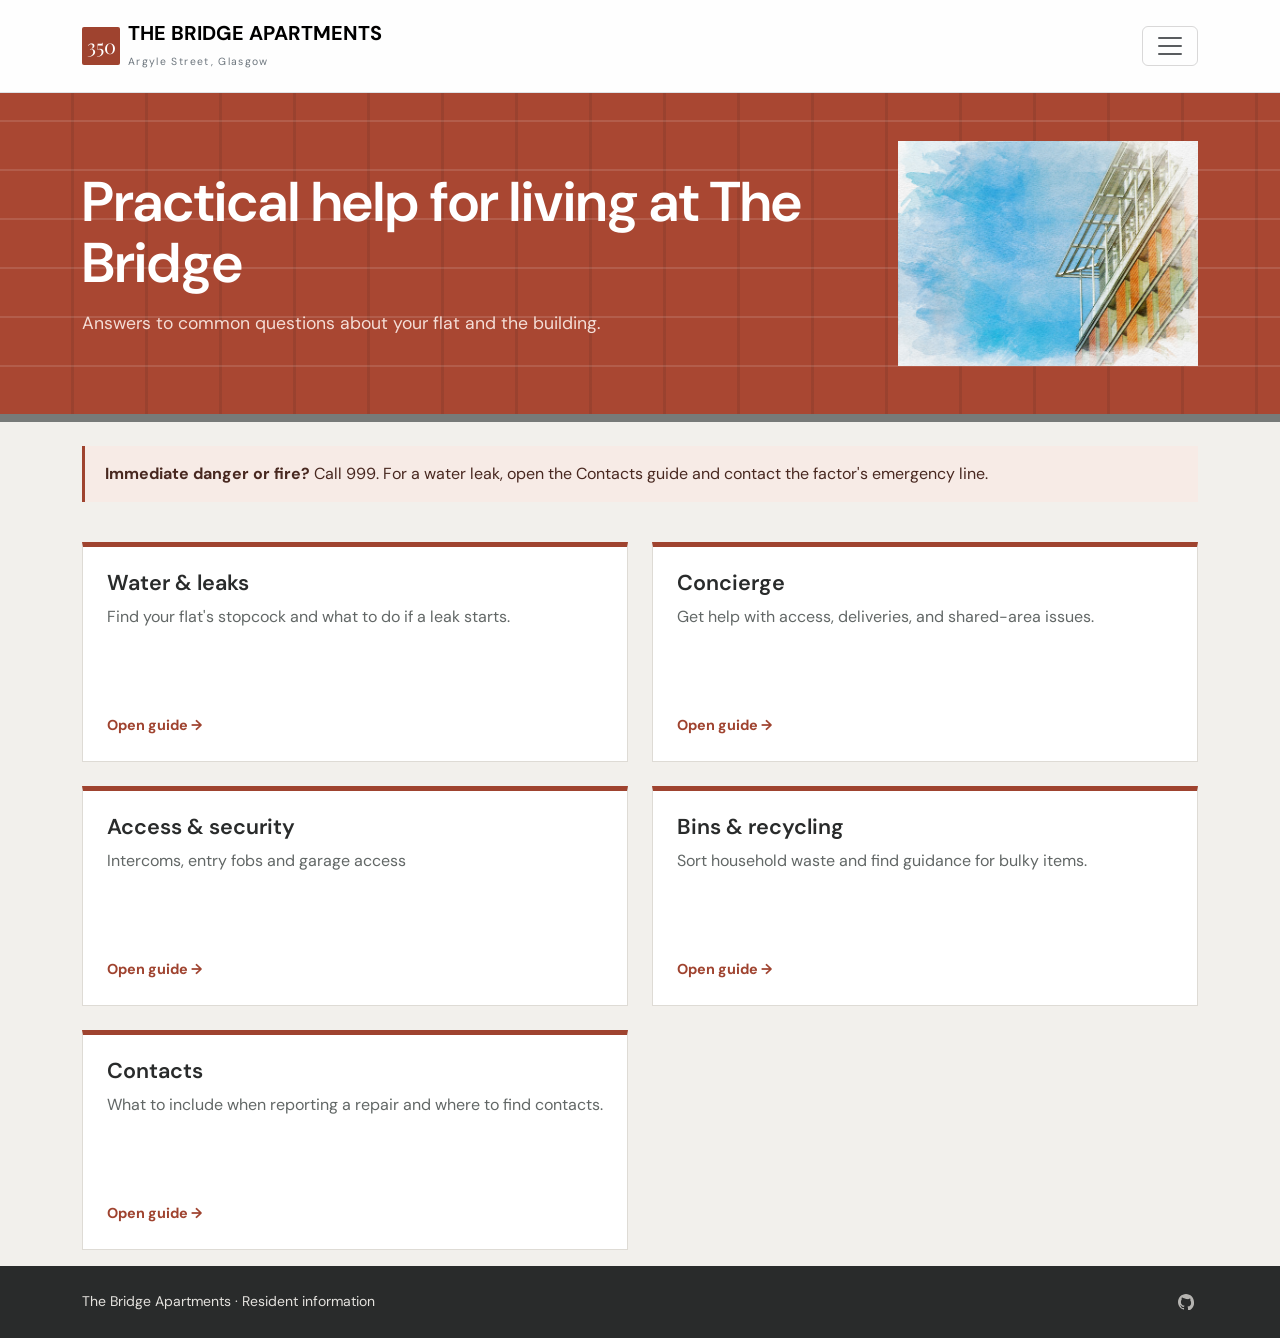
<file: index.html>
<!doctype html>
<html lang="en">
<head>
	<meta charset="utf-8">
	<meta name="viewport" content="width=device-width, initial-scale=1">
	<meta name="theme-color" content="#f2f0ec">
	<link rel="icon" type="image/svg+xml" href="assets/favicon.svg">
	<title>The Bridge Apartments | Resident Information</title>
	<link href="https://cdn.jsdelivr.net/npm/bootstrap@5.3.3/dist/css/bootstrap.min.css"
		rel="stylesheet">
	<link rel="preconnect" href="https://fonts.googleapis.com">
	<link rel="preconnect" href="https://fonts.gstatic.com" crossorigin>
	<link
		href="https://fonts.googleapis.com/css2?family=DM+Sans:wght@400;500;600;700&display=swap"
		rel="stylesheet">
	<link
		href="https://fonts.googleapis.com/css2?family=Playfair+Display:wght@500;600;700&display=swap"
		rel="stylesheet">
	<link href="styles.css" rel="stylesheet">
</head>
<body>
	<nav class="navbar sticky-top border-bottom">
		<div class="container py-2">
			<a class="navbar-brand d-flex align-items-center gap-2"
				href="index.html" aria-label="Practical help for living at The Bridge">
				<span class="brand-mark">350</span>
				<span class="lh-sm">
					<strong class="d-block">THE BRIDGE APARTMENTS</strong>
					<small class="brand-location text-secondary">
						Argyle Street, Glasgow
					</small>
				</span>
			</a>
			<button class="navbar-toggler" type="button" data-bs-toggle="collapse"
				data-bs-target="#mainNav" aria-controls="mainNav" aria-expanded="false"
				aria-label="Toggle navigation">
				<span class="navbar-toggler-icon"></span>
			</button>
			<div class="collapse navbar-collapse" id="mainNav">
				<ul class="navbar-nav ms-auto gap-lg-3">
					<li class="nav-item">
						<a class="nav-link" href="water.html">Water & leaks</a>
					</li>
					<li class="nav-item">
						<a class="nav-link" href="concierge.html">Concierge</a>
					</li>
					<li class="nav-item">
						<a class="nav-link" href="access.html">Access & security</a>
					</li>
					<li class="nav-item">
						<a class="nav-link" href="waste.html">Bins & recycling</a>
					</li>
					<li class="nav-item">
						<a class="nav-link" href="contacts.html">Contacts</a>
					</li>
				</ul>
			</div>
		</div>
	</nav>

	<main id="home">
		<header class="resident-header">
			<div class="container py-5">
				<div class="resident-header-inner">
					<div class="resident-copy">
						<h1 class="page-title mb-3">Practical help for living at The Bridge</h1>
						<p class="page-intro mb-0">
							Answers to common questions about your flat and the building.
						</p>
					</div>
					<figure class="facade-sketch">
						<img class="facade-watercolor" src="assets/watercolor.jpg"
							alt="Watercolor illustration of The Bridge's red-tiled apartment facade in Glasgow.">
					</figure>
				</div>
			</div>
		</header>

		<div class="container">
			<section class="urgent-note my-4" aria-label="Emergency guidance">
				<strong>Immediate danger or fire?</strong>
				Call 999. For a water leak, open the Contacts guide and contact the factor's
				emergency line.
			</section>

			<section class="topic-directory py-3" aria-label="Resident help topics">
				<div class="row g-3 g-lg-4">
					<div class="col-md-6">
						<a class="topic-panel" href="water.html"
							aria-label="Water & leaks">
							<h2>Water & leaks</h2>
							<p>
								Find your flat's stopcock and what to do if a leak starts.
							</p>
							<span class="topic-action">
								Open guide <span aria-hidden="true">→</span>
							</span>
						</a>
					</div>
					<div class="col-md-6">
						<a class="topic-panel" href="concierge.html"
							aria-label="Concierge">
							<h2>Concierge</h2>
							<p>
								Get help with access, deliveries, and shared-area issues.
							</p>
							<span class="topic-action">
								Open guide <span aria-hidden="true">→</span>
							</span>
						</a>
					</div>
					<div class="col-md-6">
						<a class="topic-panel" href="access.html"
							aria-label="Access & security">
							<h2>Access & security</h2>
							<p>Intercoms, entry fobs and garage access</p>
							<span class="topic-action">
								Open guide <span aria-hidden="true">→</span>
							</span>
						</a>
					</div>
					<div class="col-md-6">
						<a class="topic-panel" href="waste.html"
							aria-label="Bins & recycling">
							<h2>Bins & recycling</h2>
							<p>
								Sort household waste and find guidance for bulky items.
							</p>
							<span class="topic-action">
								Open guide <span aria-hidden="true">→</span>
							</span>
						</a>
					</div>
					<div class="col-md-6">
						<a class="topic-panel" href="contacts.html"
							aria-label="Contacts">
							<h2>Contacts</h2>
							<p>
								What to include when reporting a repair and where to find contacts.
							</p>
							<span class="topic-action">
								Open guide <span aria-hidden="true">→</span>
							</span>
						</a>
					</div>
				</div>
			</section>
		</div>
	</main>
	<footer class="site-footer py-4">
		<div class="container small d-flex justify-content-between align-items-center gap-3">
			<span>The Bridge Apartments · Resident information</span>
			<a class="github-badge" href="https://github.com/aahendry/bridge-info" target="_blank" rel="noopener noreferrer" aria-label="View project on GitHub">
				<svg aria-hidden="true" viewBox="0 0 16 16" width="16" height="16" fill="currentColor">
					<path d="M8 0C3.58 0 0 3.58 0 8c0 3.54 2.29 6.53 5.47 7.59.4.07.55-.17.55-.38v-1.33c-2.23.49-2.7-.95-2.7-.95-.36-.92-.89-1.17-.89-1.17-.73-.5.06-.49.06-.49.8.06 1.22.82 1.22.82.72 1.22 1.88.87 2.34.66.07-.52.28-.87.51-1.07-1.78-.2-3.64-.89-3.64-3.96 0-.87.31-1.59.82-2.15-.08-.2-.36-1.02.08-2.12 0 0 .67-.21 2.2.82A7.65 7.65 0 0 1 8 4.99c.68 0 1.36.09 2 .27 1.53-1.03 2.2-.82 2.2-.82.44 1.1.16 1.92.08 2.12.51.56.82 1.28.82 2.15 0 3.08-1.87 3.75-3.65 3.95.29.25.54.73.54 1.48v2.2c0 .21.15.46.55.38A8.01 8.01 0 0 0 16 8c0-4.42-3.58-8-8-8Z" />
				</svg>
			</a>
		</div>
	</footer>
	<script
		src="https://cdn.jsdelivr.net/npm/bootstrap@5.3.3/dist/js/bootstrap.bundle.min.js">
	</script>
</body>
</html>
</file>
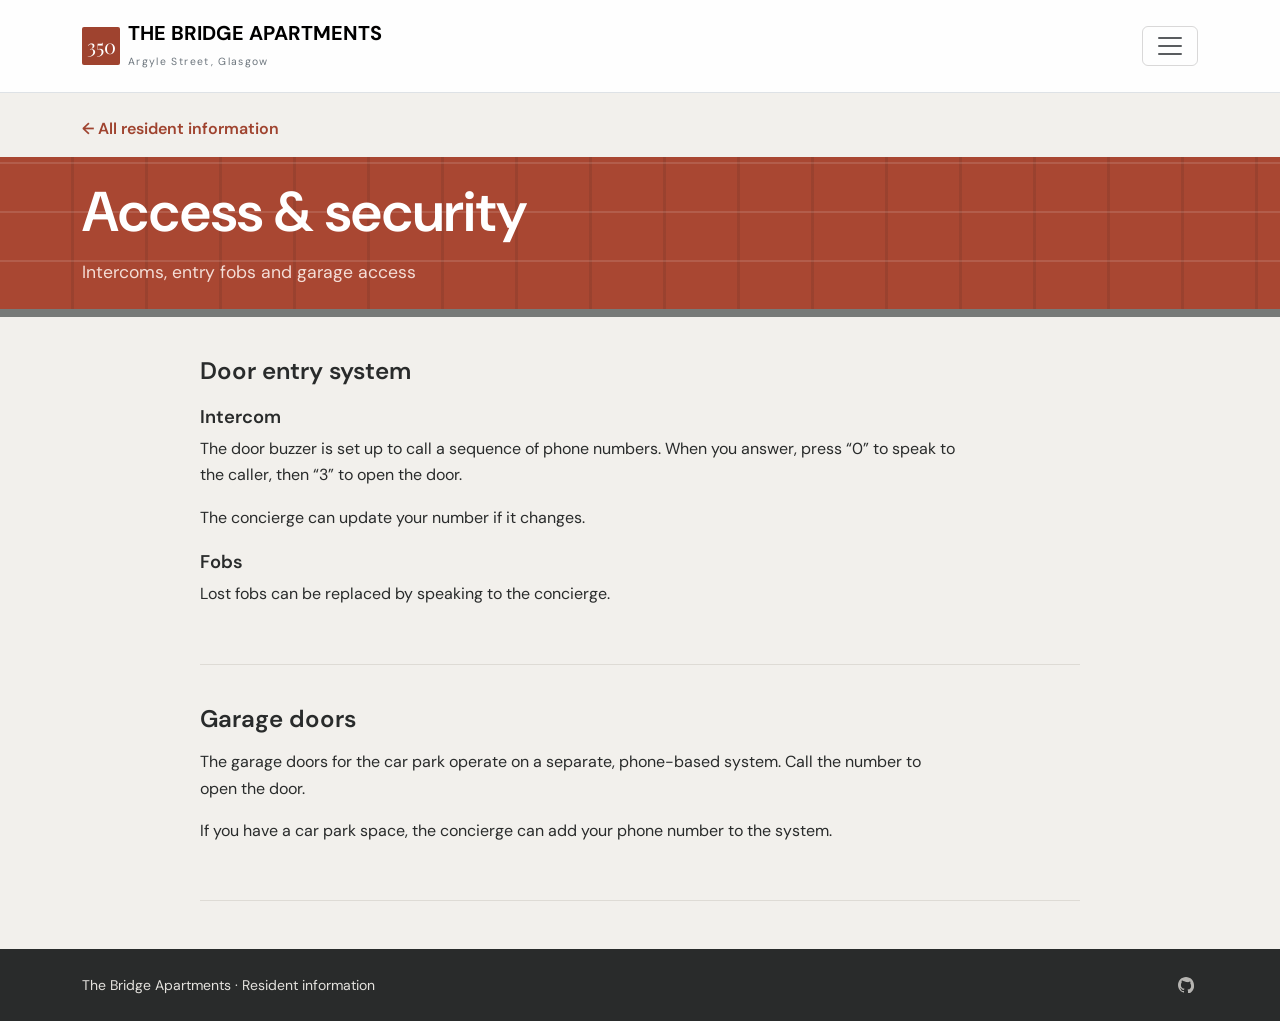
<file: access.html>
<!doctype html>
<html lang="en">

<head>
    <meta charset="utf-8">
    <meta name="viewport" content="width=device-width, initial-scale=1">
    <meta name="theme-color" content="#f2f0ec">
    <link rel="icon" type="image/svg+xml" href="assets/favicon.svg">
    <title>The Bridge Apartments | Access & security</title>
    <link href="https://cdn.jsdelivr.net/npm/bootstrap@5.3.3/dist/css/bootstrap.min.css" rel="stylesheet">
    <link rel="preconnect" href="https://fonts.googleapis.com">
    <link rel="preconnect" href="https://fonts.gstatic.com" crossorigin>
    <link href="https://fonts.googleapis.com/css2?family=DM+Sans:wght@400;500;600;700&display=swap" rel="stylesheet">
    <link href="https://fonts.googleapis.com/css2?family=Playfair+Display:wght@500;600;700&display=swap"
        rel="stylesheet">
    <link href="styles.css" rel="stylesheet">
</head>

<body>
    <nav class="navbar sticky-top border-bottom">
        <div class="container py-2">
            <a class="navbar-brand d-flex align-items-center gap-2" href="index.html"
                aria-label="Practical help for life at The Bridge">
                <span class="brand-mark">350</span>
                <span class="lh-sm">
                    <strong class="d-block">THE BRIDGE APARTMENTS</strong>
                    <small class="brand-location text-secondary">
                        Argyle Street, Glasgow
                    </small>
                </span>
            </a>
            <button class="navbar-toggler" type="button" data-bs-toggle="collapse" data-bs-target="#mainNav"
                aria-controls="mainNav" aria-expanded="false" aria-label="Toggle navigation">
                <span class="navbar-toggler-icon"></span>
            </button>
            <div class="collapse navbar-collapse" id="mainNav">
                <ul class="navbar-nav ms-auto gap-lg-3">
                    <li class="nav-item">
                        <a class="nav-link" href="water.html">Water & leaks</a>
                    </li>
                    <li class="nav-item">
                        <a class="nav-link" href="concierge.html">Concierge</a>
                    </li>
                    <li class="nav-item">
                        <a class="nav-link active" href="access.html" aria-current="page">
                            Access & security
                        </a>
                    </li>
                    <li class="nav-item">
                        <a class="nav-link" href="waste.html">Bins & recycling</a>
                    </li>
                    <li class="nav-item">
                        <a class="nav-link" href="contacts.html">Contacts</a>
                    </li>
                </ul>
            </div>
        </div>
    </nav>
    <main>
        <div class="container pt-4">
            <a class="back-link" href="index.html">
                <span aria-hidden="true">←</span> All resident information
            </a>
        </div>
        <header class="resident-header mt-3">
            <div class="container py-4">
                <h1 class="page-title mb-3">Access & security</h1>
                <p class="page-intro mb-0">Intercoms, entry fobs and garage access</p>
            </div>
        </header>
        <div class="container">
            <article class="resident-content">
                <section class="info-section">
                    <h2>Door entry system</h2>
                    <h3>Intercom</h3>
                    <p>
                        The door buzzer is set up to call a sequence of phone numbers. When you answer, press “0” to speak
                        to the caller, then “3” to open
                        the door.
                    </p>
                    <p>The concierge can update your number if it changes.</p>
                    
                    <h3>Fobs</h3>
                    <p>Lost fobs can be replaced by speaking to the concierge.</p>
                </section>
                <section class="info-section">
                    <h2>Garage doors</h2>
                    <p>The garage doors for the car park operate on a separate, phone-based system. Call the number to open the door.</p>
                    <p>If you have a car park space, the concierge can add your phone number to the system.</p>
                </section>
            </article>
        </div>
    </main>
    <footer class="site-footer py-4 mt-5">
        <div class="container small d-flex justify-content-between align-items-center gap-3">
            <span>The Bridge Apartments · Resident information</span>
            <a class="github-badge" href="https://github.com/aahendry/bridge-info" target="_blank" rel="noopener noreferrer" aria-label="View project on GitHub">
                <svg aria-hidden="true" viewBox="0 0 16 16" width="16" height="16" fill="currentColor">
                    <path d="M8 0C3.58 0 0 3.58 0 8c0 3.54 2.29 6.53 5.47 7.59.4.07.55-.17.55-.38v-1.33c-2.23.49-2.7-.95-2.7-.95-.36-.92-.89-1.17-.89-1.17-.73-.5.06-.49.06-.49.8.06 1.22.82 1.22.82.72 1.22 1.88.87 2.34.66.07-.52.28-.87.51-1.07-1.78-.2-3.64-.89-3.64-3.96 0-.87.31-1.59.82-2.15-.08-.2-.36-1.02.08-2.12 0 0 .67-.21 2.2.82A7.65 7.65 0 0 1 8 4.99c.68 0 1.36.09 2 .27 1.53-1.03 2.2-.82 2.2-.82.44 1.1.16 1.92.08 2.12.51.56.82 1.28.82 2.15 0 3.08-1.87 3.75-3.65 3.95.29.25.54.73.54 1.48v2.2c0 .21.15.46.55.38A8.01 8.01 0 0 0 16 8c0-4.42-3.58-8-8-8Z" />
                </svg>
            </a>
        </div>
    </footer>
    <script src="https://cdn.jsdelivr.net/npm/bootstrap@5.3.3/dist/js/bootstrap.bundle.min.js">
    </script>
</body>

</html>
</file>
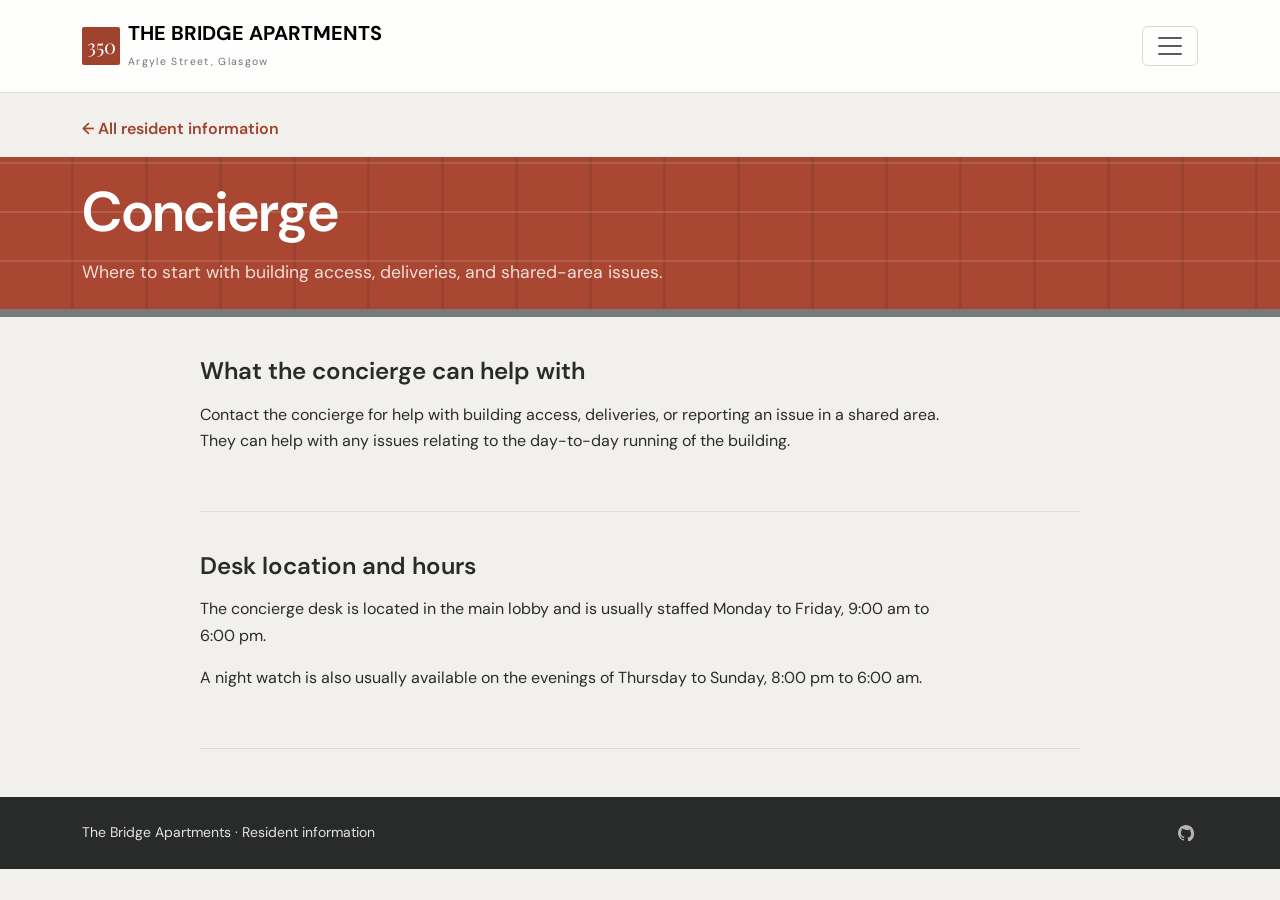
<file: concierge.html>
<!doctype html>
<html lang="en">

<head>
	<meta charset="utf-8">
	<meta name="viewport" content="width=device-width, initial-scale=1">
	<meta name="theme-color" content="#f2f0ec">
	<link rel="icon" type="image/svg+xml" href="assets/favicon.svg">
	<title>The Bridge Apartments | Concierge</title>
	<link href="https://cdn.jsdelivr.net/npm/bootstrap@5.3.3/dist/css/bootstrap.min.css" rel="stylesheet">
	<link rel="preconnect" href="https://fonts.googleapis.com">
	<link rel="preconnect" href="https://fonts.gstatic.com" crossorigin>
	<link href="https://fonts.googleapis.com/css2?family=DM+Sans:wght@400;500;600;700&display=swap" rel="stylesheet">
	<link href="https://fonts.googleapis.com/css2?family=Playfair+Display:wght@500;600;700&display=swap"
		rel="stylesheet">
	<link href="styles.css" rel="stylesheet">
</head>

<body>
	<nav class="navbar sticky-top border-bottom">
		<div class="container py-2">
			<a class="navbar-brand d-flex align-items-center gap-2" href="index.html"
				aria-label="Practical help for life at The Bridge">
				<span class="brand-mark">350</span>
				<span class="lh-sm">
					<strong class="d-block">THE BRIDGE APARTMENTS</strong>
					<small class="brand-location text-secondary">Argyle Street, Glasgow</small>
				</span>
			</a>
			<button class="navbar-toggler" type="button" data-bs-toggle="collapse" data-bs-target="#mainNav"
				aria-controls="mainNav" aria-expanded="false" aria-label="Toggle navigation">
				<span class="navbar-toggler-icon"></span>
			</button>
			<div class="collapse navbar-collapse" id="mainNav">
				<ul class="navbar-nav ms-auto gap-lg-3">
					<li class="nav-item">
						<a class="nav-link" href="water.html">Water & leaks</a>
					</li>
					<li class="nav-item">
						<a class="nav-link active" href="concierge.html" aria-current="page">
							Concierge
						</a>
					</li>
					<li class="nav-item">
						<a class="nav-link" href="access.html">Access & security</a>
					</li>
					<li class="nav-item">
						<a class="nav-link" href="waste.html">Bins & recycling</a>
					</li>
					<li class="nav-item">
						<a class="nav-link" href="contacts.html">Contacts</a>
					</li>
				</ul>
			</div>
		</div>
	</nav>
	<main>
		<div class="container pt-4">
			<a class="back-link" href="index.html">
				<span aria-hidden="true">←</span> All resident information
			</a>
		</div>
		<header class="resident-header mt-3">
			<div class="container py-4">
				<h1 class="page-title mb-3">Concierge</h1>
				<p class="page-intro mb-0">
					Where to start with building access, deliveries, and shared-area issues.
				</p>
			</div>
		</header>
		<div class="container">
			<article class="resident-content">
				<section class="info-section">
					<h2>What the concierge can help with</h2>
					<p>
						Contact the concierge for help with building access, deliveries, or reporting an issue in a
						shared area. They can help with any issues relating to the day-to-day running of the building.
					</p>
				</section>
				<section class="info-section">
					<h2>Desk location and hours</h2>
					<p>The concierge desk is located in the main lobby and is usually staffed Monday to Friday, 9:00 am to
						6:00 pm.</p>
					<p>A night watch is also usually available on the evenings of Thursday to Sunday, 8:00 pm to 6:00 am.</p>
				</section>
			</article>
		</div>
	</main>
	<footer class="site-footer py-4 mt-5">
		<div class="container small d-flex justify-content-between align-items-center gap-3">
			<span>The Bridge Apartments · Resident information</span>
			<a class="github-badge" href="https://github.com/aahendry/bridge-info" target="_blank" rel="noopener noreferrer" aria-label="View project on GitHub">
				<svg aria-hidden="true" viewBox="0 0 16 16" width="16" height="16" fill="currentColor">
					<path d="M8 0C3.58 0 0 3.58 0 8c0 3.54 2.29 6.53 5.47 7.59.4.07.55-.17.55-.38v-1.33c-2.23.49-2.7-.95-2.7-.95-.36-.92-.89-1.17-.89-1.17-.73-.5.06-.49.06-.49.8.06 1.22.82 1.22.82.72 1.22 1.88.87 2.34.66.07-.52.28-.87.51-1.07-1.78-.2-3.64-.89-3.64-3.96 0-.87.31-1.59.82-2.15-.08-.2-.36-1.02.08-2.12 0 0 .67-.21 2.2.82A7.65 7.65 0 0 1 8 4.99c.68 0 1.36.09 2 .27 1.53-1.03 2.2-.82 2.2-.82.44 1.1.16 1.92.08 2.12.51.56.82 1.28.82 2.15 0 3.08-1.87 3.75-3.65 3.95.29.25.54.73.54 1.48v2.2c0 .21.15.46.55.38A8.01 8.01 0 0 0 16 8c0-4.42-3.58-8-8-8Z" />
				</svg>
			</a>
		</div>
	</footer>
	<script src="https://cdn.jsdelivr.net/npm/bootstrap@5.3.3/dist/js/bootstrap.bundle.min.js">
	</script>
</body>

</html>
</file>
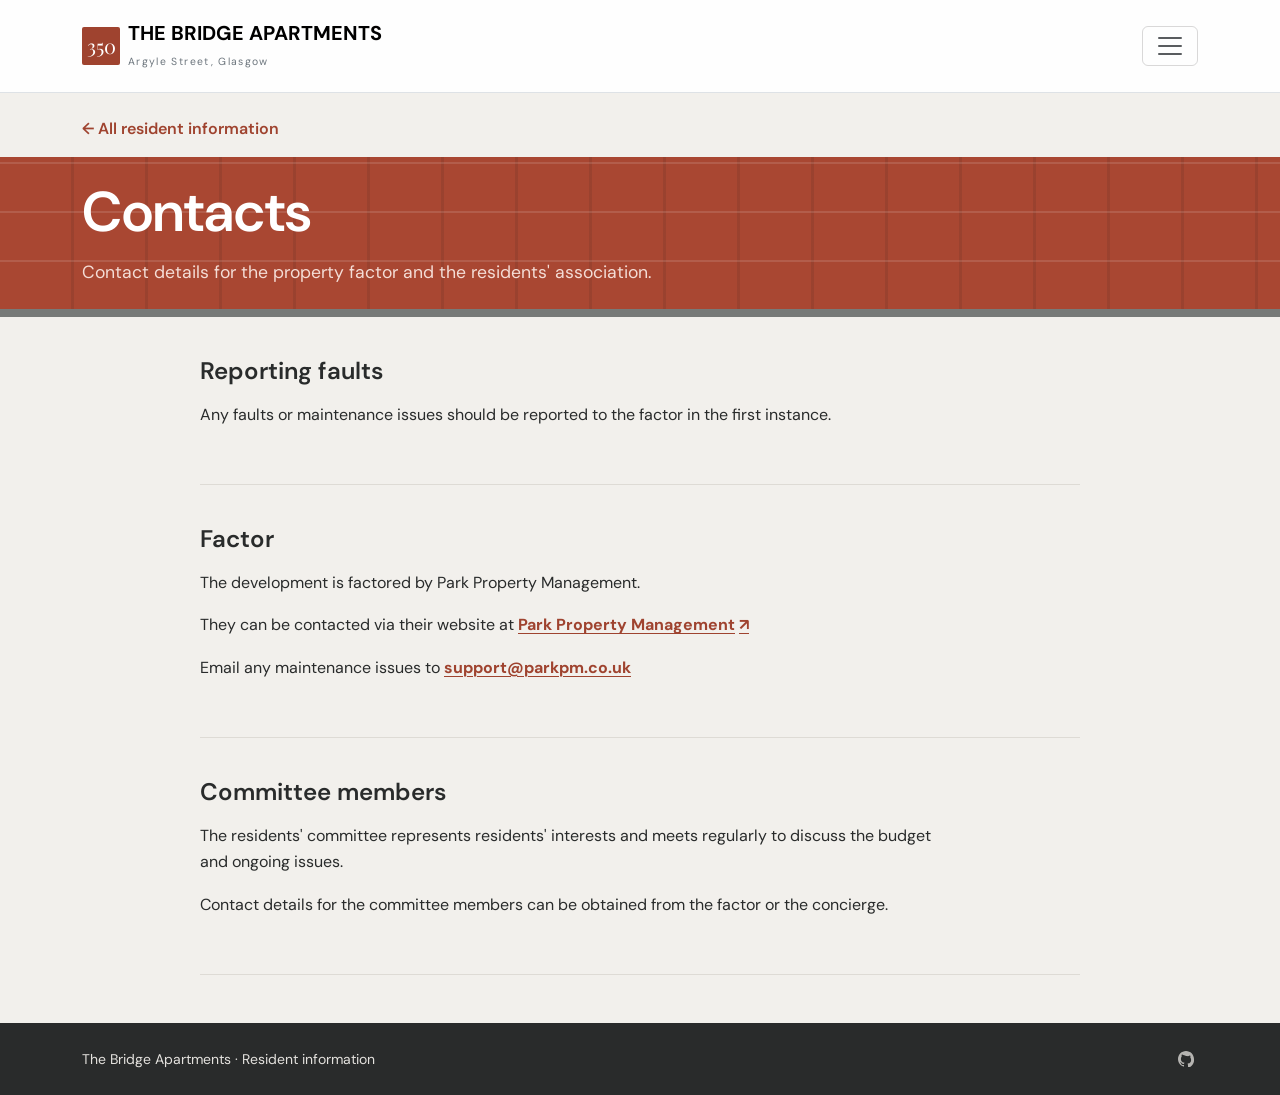
<file: contacts.html>
<!doctype html>
<html lang="en">
<head>
	<meta charset="utf-8">
	<meta name="viewport" content="width=device-width, initial-scale=1">
	<meta name="theme-color" content="#f2f0ec">
	<link rel="icon" type="image/svg+xml" href="assets/favicon.svg">
	<title>The Bridge Apartments | Property Factor</title>
	<link href="https://cdn.jsdelivr.net/npm/bootstrap@5.3.3/dist/css/bootstrap.min.css"
		rel="stylesheet">
	<link rel="preconnect" href="https://fonts.googleapis.com">
	<link rel="preconnect" href="https://fonts.gstatic.com" crossorigin>
	<link
		href="https://fonts.googleapis.com/css2?family=DM+Sans:wght@400;500;600;700&display=swap"
		rel="stylesheet">
	<link
		href="https://fonts.googleapis.com/css2?family=Playfair+Display:wght@500;600;700&display=swap"
		rel="stylesheet">
	<link href="styles.css" rel="stylesheet">
</head>
<body>
	<nav class="navbar sticky-top border-bottom">
		<div class="container py-2">
			<a class="navbar-brand d-flex align-items-center gap-2"
				href="index.html" aria-label="Practical help for life at The Bridge">
				<span class="brand-mark">350</span>
				<span class="lh-sm">
					<strong class="d-block">THE BRIDGE APARTMENTS</strong>
					<small class="brand-location text-secondary">Argyle Street, Glasgow</small>
				</span>
			</a>
			<button class="navbar-toggler" type="button" data-bs-toggle="collapse"
				data-bs-target="#mainNav" aria-controls="mainNav" aria-expanded="false"
				aria-label="Toggle navigation">
				<span class="navbar-toggler-icon"></span>
			</button>
			<div class="collapse navbar-collapse" id="mainNav">
				<ul class="navbar-nav ms-auto gap-lg-3">
					<li class="nav-item">
						<a class="nav-link" href="water.html">Water & leaks</a>
					</li>
					<li class="nav-item">
						<a class="nav-link" href="concierge.html">Concierge</a>
					</li>
					<li class="nav-item">
						<a class="nav-link" href="access.html">Access & security</a>
					</li>
					<li class="nav-item">
						<a class="nav-link" href="waste.html">Bins & recycling</a>
					</li>
					<li class="nav-item">
						<a class="nav-link active" href="contacts.html" aria-current="page">
							Contacts
						</a>
					</li>
				</ul>
			</div>
		</div>
	</nav>
	<main>
		<div class="container pt-4">
			<a class="back-link" href="index.html">
				<span aria-hidden="true">←</span> All resident information
			</a>
		</div>
		<header class="resident-header mt-3">
			<div class="container py-4">
				<h1 class="page-title mb-3">Contacts</h1>
				<p class="page-intro mb-0">
					Contact details for the property factor and the residents' association.
				</p>
			</div>
		</header>
		<div class="container">
			<article class="resident-content">
				<section class="info-section">
					<h2>Reporting faults</h2>
					<p>Any faults or maintenance issues should be reported to the factor in the first instance.</p>
				</section>
				<section class="info-section">
					<h2>Factor</h2>
					<p>The development is factored by Park Property Management.</p>
					<p>They can be contacted via their website at <a class="contact-link"
						href="https://parkpm.co.uk" target="_blank" rel="noopener noreferrer">
						Park Property Management <span aria-hidden="true">↗</span>
					</a></p>
					<p>Email any maintenance issues to <a class="contact-link"
						href="mailto:support@parkpm.co.uk">support@parkpm.co.uk</a></p>
				</section>
				<section class="info-section">
					<h2>Committee members</h2>
					<p>The residents' committee represents residents' interests and meets regularly to discuss the budget and ongoing issues.</p>
					<p>Contact details for the committee members can be obtained from the factor or the concierge.</p>
				</section>
			</article>
		</div>
	</main>
	<footer class="site-footer py-4 mt-5">
		<div class="container small d-flex justify-content-between align-items-center gap-3">
			<span>The Bridge Apartments · Resident information</span>
			<a class="github-badge" href="https://github.com/aahendry/bridge-info" target="_blank" rel="noopener noreferrer" aria-label="View project on GitHub">
				<svg aria-hidden="true" viewBox="0 0 16 16" width="16" height="16" fill="currentColor">
					<path d="M8 0C3.58 0 0 3.58 0 8c0 3.54 2.29 6.53 5.47 7.59.4.07.55-.17.55-.38v-1.33c-2.23.49-2.7-.95-2.7-.95-.36-.92-.89-1.17-.89-1.17-.73-.5.06-.49.06-.49.8.06 1.22.82 1.22.82.72 1.22 1.88.87 2.34.66.07-.52.28-.87.51-1.07-1.78-.2-3.64-.89-3.64-3.96 0-.87.31-1.59.82-2.15-.08-.2-.36-1.02.08-2.12 0 0 .67-.21 2.2.82A7.65 7.65 0 0 1 8 4.99c.68 0 1.36.09 2 .27 1.53-1.03 2.2-.82 2.2-.82.44 1.1.16 1.92.08 2.12.51.56.82 1.28.82 2.15 0 3.08-1.87 3.75-3.65 3.95.29.25.54.73.54 1.48v2.2c0 .21.15.46.55.38A8.01 8.01 0 0 0 16 8c0-4.42-3.58-8-8-8Z" />
				</svg>
			</a>
		</div>
	</footer>
	<script
		src="https://cdn.jsdelivr.net/npm/bootstrap@5.3.3/dist/js/bootstrap.bundle.min.js">
	</script>
</body>
</html>
</file>
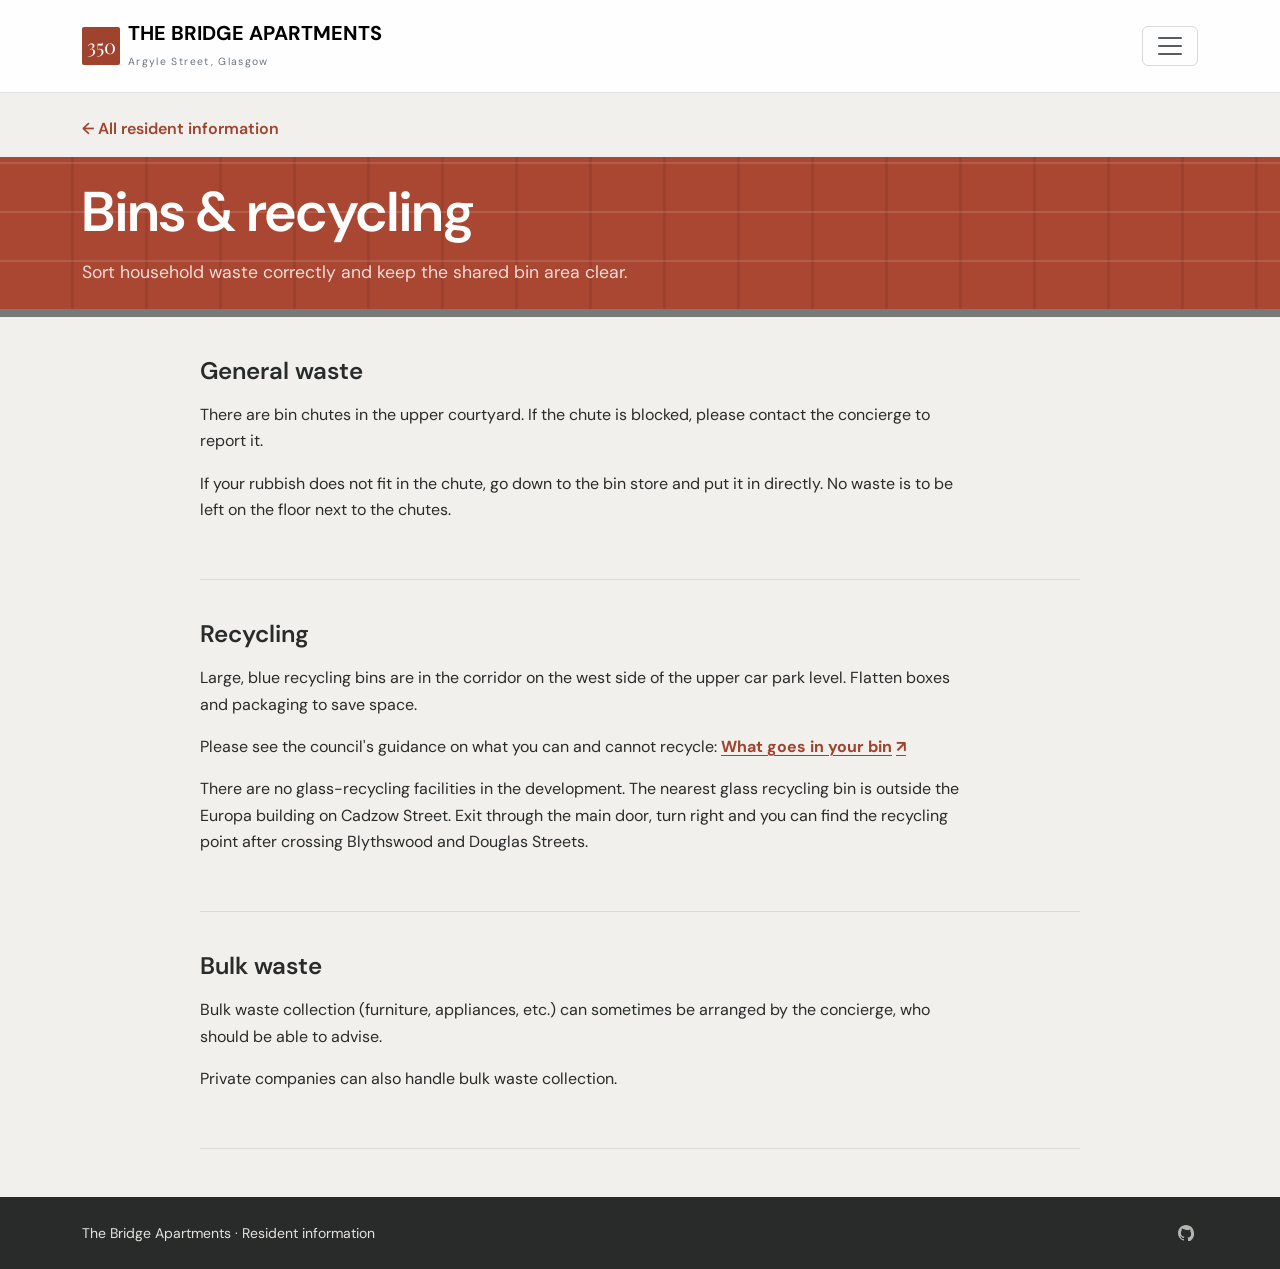
<file: waste.html>
<!doctype html>
<html lang="en">

<head>
	<meta charset="utf-8">
	<meta name="viewport" content="width=device-width, initial-scale=1">
	<meta name="theme-color" content="#f2f0ec">
	<link rel="icon" type="image/svg+xml" href="assets/favicon.svg">
	<title>The Bridge Apartments | Bins & Recycling</title>
	<link href="https://cdn.jsdelivr.net/npm/bootstrap@5.3.3/dist/css/bootstrap.min.css" rel="stylesheet">
	<link rel="preconnect" href="https://fonts.googleapis.com">
	<link rel="preconnect" href="https://fonts.gstatic.com" crossorigin>
	<link href="https://fonts.googleapis.com/css2?family=DM+Sans:wght@400;500;600;700&display=swap" rel="stylesheet">
	<link href="https://fonts.googleapis.com/css2?family=Playfair+Display:wght@500;600;700&display=swap"
		rel="stylesheet">
	<link href="styles.css" rel="stylesheet">
</head>

<body>
	<nav class="navbar sticky-top border-bottom">
		<div class="container py-2">
			<a class="navbar-brand d-flex align-items-center gap-2" href="index.html"
				aria-label="Practical help for life at The Bridge">
				<span class="brand-mark">350</span>
				<span class="lh-sm">
					<strong class="d-block">THE BRIDGE APARTMENTS</strong>
					<small class="brand-location text-secondary">Argyle Street, Glasgow</small>
				</span>
			</a>
			<button class="navbar-toggler" type="button" data-bs-toggle="collapse" data-bs-target="#mainNav"
				aria-controls="mainNav" aria-expanded="false" aria-label="Toggle navigation">
				<span class="navbar-toggler-icon"></span>
			</button>
			<div class="collapse navbar-collapse" id="mainNav">
				<ul class="navbar-nav ms-auto gap-lg-3">
					<li class="nav-item">
						<a class="nav-link" href="water.html">Water & leaks</a>
					</li>
					<li class="nav-item">
						<a class="nav-link" href="concierge.html">Concierge</a>
					</li>
					<li class="nav-item">
						<a class="nav-link" href="access.html">Access & security</a>
					</li>
					<li class="nav-item">
						<a class="nav-link active" href="waste.html" aria-current="page">
							Bins & recycling
						</a>
					</li>
					<li class="nav-item">
						<a class="nav-link" href="contacts.html">Contacts</a>
					</li>
				</ul>
			</div>
		</div>
	</nav>
	<main>
		<div class="container pt-4">
			<a class="back-link" href="index.html">
				<span aria-hidden="true">←</span> All resident information
			</a>
		</div>
		<header class="resident-header mt-3">
			<div class="container py-4">
				<h1 class="page-title mb-3">Bins & recycling</h1>
				<p class="page-intro mb-0">
					Sort household waste correctly and keep the shared bin area clear.
				</p>
			</div>
		</header>
		<div class="container">
			<article class="resident-content">
				<section class="info-section">
					<h2>General waste</h2>
					<p>There are bin chutes in the upper courtyard. If the chute is blocked, please contact the
						concierge to report it.</p>
					<p>If your rubbish does not fit in the chute, go down to the bin store and put it in directly. No
						waste is to be left on the floor next to the chutes.</p>
				</section>
				<section class="info-section">
					<h2>Recycling</h2>
					<p>Large, blue recycling bins are in the corridor on the west side of the upper car park level.
						Flatten boxes and packaging to save space.</p>
					<p>Please see the council's guidance on what you can and cannot recycle:
						<a class="council-link" href="https://www.glasgow.gov.uk/article/13729/What-goes-in-your-bin"
							target="_blank" rel="noopener noreferrer">
							What goes in your bin <span aria-hidden="true">↗</span>
						</a>
					</p>
					<p>There are no glass-recycling facilities in the development. The nearest glass recycling bin is
						outside the Europa building on Cadzow Street. Exit through the main door, turn right and you can
						find the recycling point after crossing Blythswood and Douglas Streets.</p>
				</section>
				<section class="info-section">
					<h2>Bulk waste</h2>
					<p>Bulk waste collection (furniture, appliances, etc.) can sometimes be arranged by the concierge,
						who should be able to advise.</p>
					<p>Private companies can also handle bulk waste collection.</p>
				</section>
			</article>
		</div>
	</main>
	<footer class="site-footer py-4 mt-5">
		<div class="container small d-flex justify-content-between align-items-center gap-3">
			<span>The Bridge Apartments · Resident information</span>
			<a class="github-badge" href="https://github.com/aahendry/bridge-info" target="_blank"
				rel="noopener noreferrer" aria-label="View project on GitHub">
				<svg aria-hidden="true" viewBox="0 0 16 16" width="16" height="16" fill="currentColor">
					<path
						d="M8 0C3.58 0 0 3.58 0 8c0 3.54 2.29 6.53 5.47 7.59.4.07.55-.17.55-.38v-1.33c-2.23.49-2.7-.95-2.7-.95-.36-.92-.89-1.17-.89-1.17-.73-.5.06-.49.06-.49.8.06 1.22.82 1.22.82.72 1.22 1.88.87 2.34.66.07-.52.28-.87.51-1.07-1.78-.2-3.64-.89-3.64-3.96 0-.87.31-1.59.82-2.15-.08-.2-.36-1.02.08-2.12 0 0 .67-.21 2.2.82A7.65 7.65 0 0 1 8 4.99c.68 0 1.36.09 2 .27 1.53-1.03 2.2-.82 2.2-.82.44 1.1.16 1.92.08 2.12.51.56.82 1.28.82 2.15 0 3.08-1.87 3.75-3.65 3.95.29.25.54.73.54 1.48v2.2c0 .21.15.46.55.38A8.01 8.01 0 0 0 16 8c0-4.42-3.58-8-8-8Z" />
				</svg>
			</a>
		</div>
	</footer>
	<script src="https://cdn.jsdelivr.net/npm/bootstrap@5.3.3/dist/js/bootstrap.bundle.min.js">
	</script>
</body>

</html>
</file>
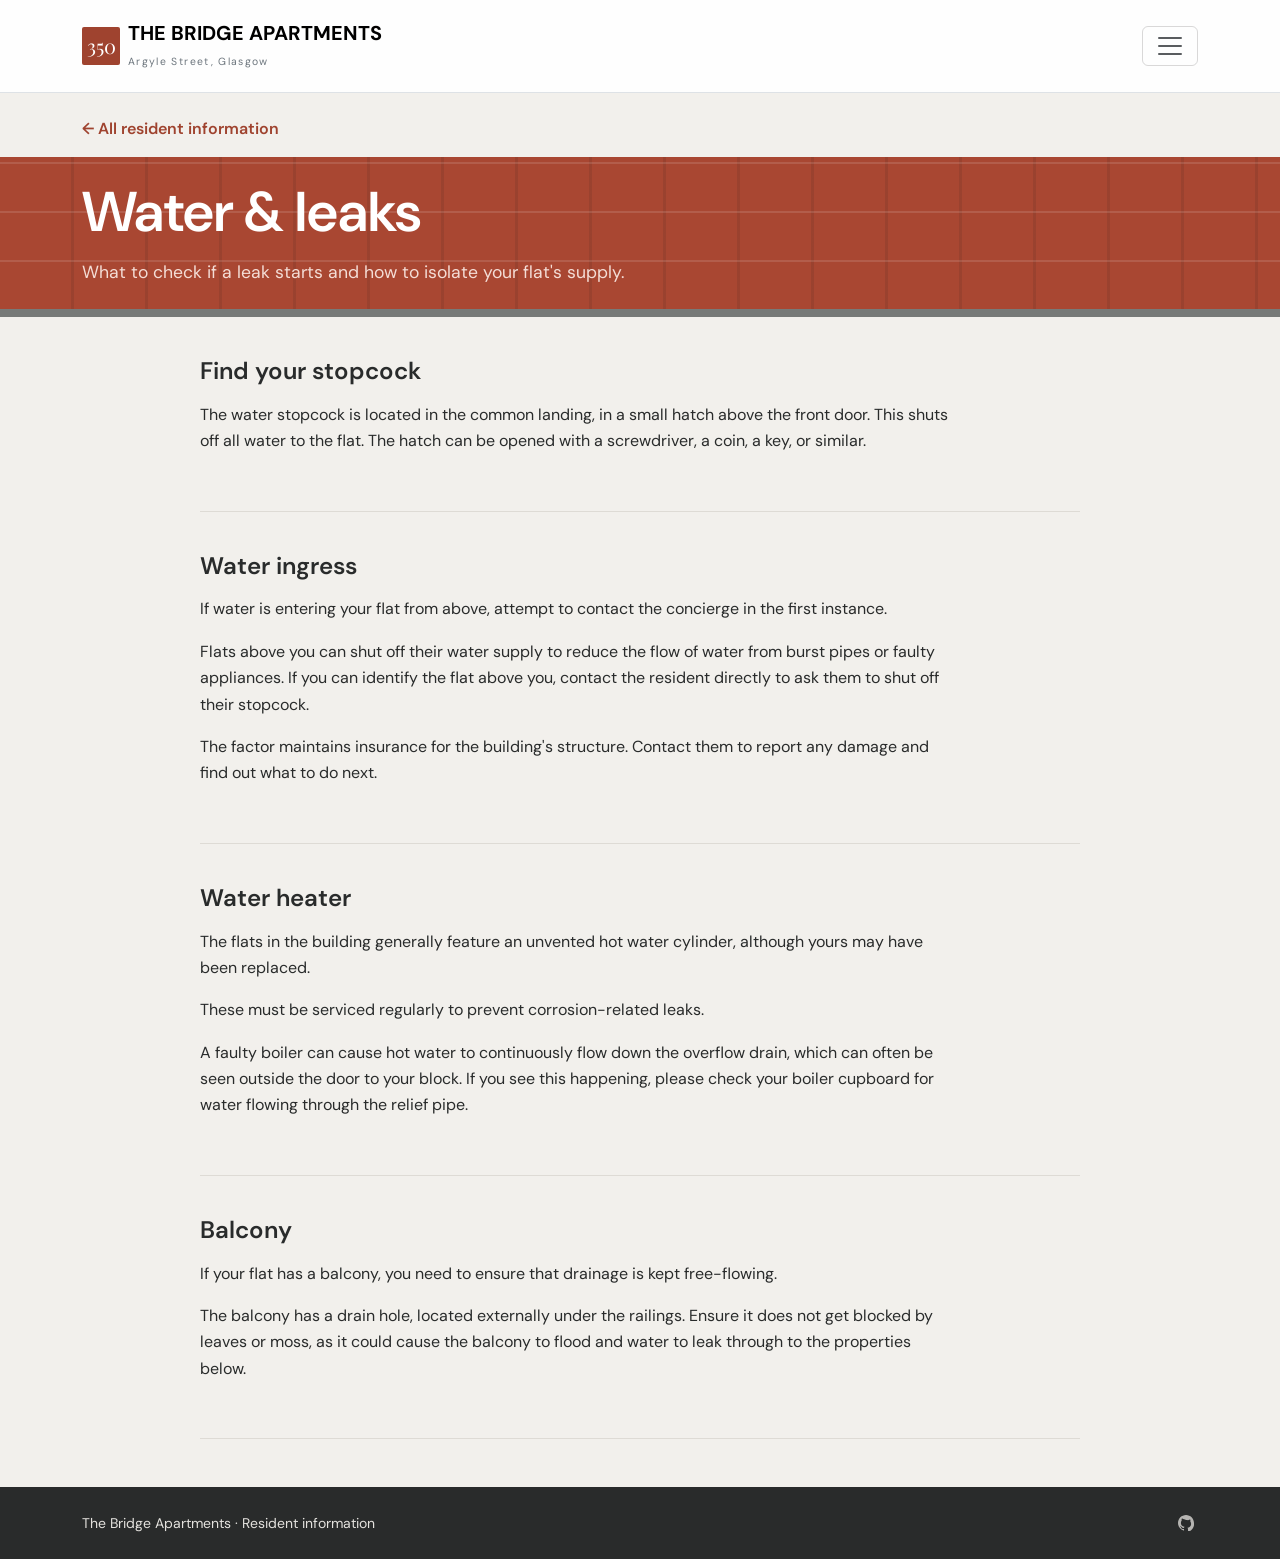
<file: water.html>
<!doctype html>
<html lang="en">

<head>
	<meta charset="utf-8">
	<meta name="viewport" content="width=device-width, initial-scale=1">
	<meta name="theme-color" content="#f2f0ec">
	<link rel="icon" type="image/svg+xml" href="assets/favicon.svg">
	<title>The Bridge Apartments | Water & Leaks</title>
	<link href="https://cdn.jsdelivr.net/npm/bootstrap@5.3.3/dist/css/bootstrap.min.css" rel="stylesheet">
	<link rel="preconnect" href="https://fonts.googleapis.com">
	<link rel="preconnect" href="https://fonts.gstatic.com" crossorigin>
	<link href="https://fonts.googleapis.com/css2?family=DM+Sans:wght@400;500;600;700&display=swap" rel="stylesheet">
	<link href="https://fonts.googleapis.com/css2?family=Playfair+Display:wght@500;600;700&display=swap"
		rel="stylesheet">
	<link href="styles.css" rel="stylesheet">
</head>

<body>
	<nav class="navbar sticky-top border-bottom">
		<div class="container py-2">
			<a class="navbar-brand d-flex align-items-center gap-2" href="index.html"
				aria-label="Practical help for life at The Bridge">
				<span class="brand-mark">350</span>
				<span class="lh-sm">
					<strong class="d-block">THE BRIDGE APARTMENTS</strong>
					<small class="brand-location text-secondary">Argyle Street, Glasgow</small>
				</span>
			</a>
			<button class="navbar-toggler" type="button" data-bs-toggle="collapse" data-bs-target="#mainNav"
				aria-controls="mainNav" aria-expanded="false" aria-label="Toggle navigation">
				<span class="navbar-toggler-icon"></span>
			</button>
			<div class="collapse navbar-collapse" id="mainNav">
				<ul class="navbar-nav ms-auto gap-lg-3">
					<li class="nav-item">
						<a class="nav-link active" href="water.html" aria-current="page">
							Water & leaks
						</a>
					</li>
					<li class="nav-item">
						<a class="nav-link" href="concierge.html">Concierge</a>
					</li>
					<li class="nav-item">
						<a class="nav-link" href="access.html">Access & security</a>
					</li>
					<li class="nav-item">
						<a class="nav-link" href="waste.html">Bins & recycling</a>
					</li>
					<li class="nav-item">
						<a class="nav-link" href="contacts.html">Contacts</a>
					</li>
				</ul>
			</div>
		</div>
	</nav>
	<main>
		<div class="container pt-4">
			<a class="back-link" href="index.html">
				<span aria-hidden="true">←</span> All resident information
			</a>
		</div>
		<header class="resident-header mt-3">
			<div class="container py-4">
				<h1 class="page-title mb-3">Water & leaks</h1>
				<p class="page-intro mb-0">
					What to check if a leak starts and how to isolate your flat's supply.
				</p>
			</div>
		</header>
		<div class="container">
			<article class="resident-content">
				<section class="info-section">
					<h2>Find your stopcock</h2>
					<p>The water stopcock is located in the common landing, in a small hatch above the front door.
						This shuts off all water to the flat. The hatch can be opened with a screwdriver, a coin, a key,
						or similar.</p>
				</section>
				<section class="info-section">
					<h2>Water ingress</h2>
					<p>If water is entering your flat from above, attempt to contact the concierge in the first
						instance.</p>
					<p>Flats above you can shut off their water supply to reduce the flow of water from burst pipes or
						faulty appliances.
						If you can identify the flat above you, contact the resident directly to ask them to shut off
						their stopcock.</p>
					<p>The factor maintains insurance for the building's structure. Contact them to report any damage
						and find out what to do next.</p>
				</section>
				<section class="info-section">
					<h2>Water heater</h2>
					<p>The flats in the building generally feature an unvented hot water cylinder, although yours may
						have been replaced.</p>
					<p>These must be serviced regularly to prevent corrosion-related leaks.</p>
					<p>A faulty boiler can cause hot water to continuously flow down the overflow drain, which can often
						be seen outside the door to your block.
						If you see this happening, please check your boiler cupboard for water flowing through the relief
						pipe.
					</p>
				</section>
				<section class="info-section">
					<h2>Balcony</h2>
					<p>If your flat has a balcony, you need to ensure that drainage is kept free-flowing.</p>
					<p>The balcony has a drain hole, located externally under the railings. Ensure it does not get
						blocked by leaves or moss, as it could cause the balcony
						to flood and water to leak through to the properties below.</p>
				</section>
			</article>
		</div>
	</main>
	<footer class="site-footer py-4 mt-5">
		<div class="container small d-flex justify-content-between align-items-center gap-3">
			<span>The Bridge Apartments · Resident information</span>
			<a class="github-badge" href="https://github.com/aahendry/bridge-info" target="_blank" rel="noopener noreferrer" aria-label="View project on GitHub">
				<svg aria-hidden="true" viewBox="0 0 16 16" width="16" height="16" fill="currentColor">
					<path d="M8 0C3.58 0 0 3.58 0 8c0 3.54 2.29 6.53 5.47 7.59.4.07.55-.17.55-.38v-1.33c-2.23.49-2.7-.95-2.7-.95-.36-.92-.89-1.17-.89-1.17-.73-.5.06-.49.06-.49.8.06 1.22.82 1.22.82.72 1.22 1.88.87 2.34.66.07-.52.28-.87.51-1.07-1.78-.2-3.64-.89-3.64-3.96 0-.87.31-1.59.82-2.15-.08-.2-.36-1.02.08-2.12 0 0 .67-.21 2.2.82A7.65 7.65 0 0 1 8 4.99c.68 0 1.36.09 2 .27 1.53-1.03 2.2-.82 2.2-.82.44 1.1.16 1.92.08 2.12.51.56.82 1.28.82 2.15 0 3.08-1.87 3.75-3.65 3.95.29.25.54.73.54 1.48v2.2c0 .21.15.46.55.38A8.01 8.01 0 0 0 16 8c0-4.42-3.58-8-8-8Z" />
				</svg>
		</a>
		</div>
	</footer>
	<script src="https://cdn.jsdelivr.net/npm/bootstrap@5.3.3/dist/js/bootstrap.bundle.min.js">
	</script>
</body>

</html>
</file>
<file: styles.css>
:root {
	--ink: #292b2b;
	--muted: #626766;
	--brick: #9f432f;
	--cream: #f2f0ec;
	--line: #dedbd5;
}

body {
	background: var(--cream);
	color: var(--ink);
	font-family: 'DM Sans', sans-serif;
}

.serif {
	font-family: 'Playfair Display', serif;
}

.navbar {
	background: rgba(255, 255, 255, .92);
}

@media (min-width: 768px) {
	.navbar > .container {
		position: relative;
	}

	.navbar-collapse {
		position: absolute;
		top: calc(100% + .5rem);
		right: .75rem;
		z-index: 1050;
		width: min(18rem, calc(100vw - 2rem));
		padding: .5rem;
		border: 1px solid var(--line);
		border-radius: 3px;
		background: white;
		box-shadow: 0 12px 28px rgba(41, 43, 43, .16);
	}

	.navbar-collapse .navbar-nav {
		gap: .25rem;
	}

	.navbar-collapse .nav-link {
		padding: .7rem .85rem;
		border-radius: 2px;
	}

	.navbar-collapse .nav-link:hover,
	.navbar-collapse .nav-link.active {
		background: #f7ebe6;
	}
}

.brand-mark {
	width: 38px;
	height: 38px;
	border-radius: 2px;
	background: var(--brick);
	color: white;
	display: grid;
	place-items: center;
	font-family: 'Playfair Display', serif;
	font-size: 20px;
}

.brand-location {
	font-size: .65rem;
	letter-spacing: .13em;
}

.nav-link {
	color: #58645e;
	font-size: .9rem;
}

.nav-link:hover,
.nav-link.active {
	color: var(--brick);
}

.resident-header {
	background-color: #a94732;
	background-image: repeating-linear-gradient(0deg, transparent 0 47px, rgba(255, 255, 255, .12) 47px 49px), repeating-linear-gradient(90deg, transparent 0 71px, rgba(54, 31, 26, .13) 71px 74px);
	border-bottom: 8px solid #777a78;
	color: white;
}

.resident-header-inner {
	display: flex;
	align-items: center;
	justify-content: space-between;
	gap: 2rem;
}

.resident-copy {
	flex: 1 1 auto;
}

.facade-sketch {
	flex: 0 0 300px;
	width: 300px;
	margin: 0;
}

.facade-watercolor {
	display: block;
	width: 100%;
	height: auto;
}

.back-link {
	display: inline-block;
	color: var(--brick);
	font-weight: 600;
	text-decoration: none;
}

.back-link:hover,
.back-link:focus-visible {
	text-decoration: underline;
}

.page-title {
	max-width: 760px;
	color: white;
	font-size: clamp(2.2rem, 5vw, 3.5rem);
	font-weight: 600;
	line-height: 1.1;
}

.page-intro {
	max-width: 650px;
	color: #f4ddd6;
	font-size: 1.1rem;
}

.urgent-note {
	padding: 1rem 1.25rem;
	border-left: 3px solid var(--brick);
	background: #f7ebe6;
	color: #482820;
}

.section-label {
	color: #f4d2c8;
	text-transform: uppercase;
	letter-spacing: .14em;
	font-size: .7rem;
	font-weight: 700;
}

.resident-content {
	max-width: 880px;
	margin: 0 auto;
}

.topic-panel {
	display: flex;
	min-height: 220px;
	flex-direction: column;
	padding: 1.5rem;
	border: 1px solid var(--line);
	border-top: 5px solid var(--brick);
	background: white;
	color: var(--ink);
	text-decoration: none;
	transition: border-color .2s, transform .2s, box-shadow .2s;
}

.topic-panel:hover {
	transform: translateY(-2px);
	border-color: var(--brick);
	box-shadow: 0 10px 24px rgba(41, 43, 43, .08);
}

.topic-panel:focus-visible {
	outline: 3px solid var(--brick);
	outline-offset: 3px;
}

.topic-number {
	margin-bottom: 1.5rem;
	color: var(--brick);
	font-size: .75rem;
	font-weight: 700;
	text-transform: uppercase;
}

.topic-panel h2 {
	font-size: 1.35rem;
	font-weight: 600;
}

.topic-panel p {
	flex-grow: 1;
	color: var(--muted);
	line-height: 1.55;
}

.topic-action {
	color: var(--brick);
	font-size: .9rem;
	font-weight: 700;
}

.info-section {
	padding: 2.5rem 0;
	border-bottom: 1px solid var(--line);
}

.info-section h2 {
	margin-bottom: 1rem;
	font-size: 1.5rem;
	font-weight: 600;
}

.info-section h3 {
	margin-top: 1.25rem;
	margin-bottom: .5rem;
	font-size: 1.15rem;
	font-weight: 600;
}

.info-section p,
.practical-steps,
.practical-list {
	max-width: 760px;
	line-height: 1.65;
}

.practical-steps li,
.practical-list li {
	padding-left: .25rem;
	margin-bottom: .5rem;
}

.small-note {
	color: var(--muted);
	font-size: .9rem;
}

.council-link,
.contact-link {
	display: inline-flex;
	align-items: baseline;
	gap: .25rem;
	color: var(--brick);
	font-weight: 700;
	text-decoration-thickness: 1px;
	text-underline-offset: .2em;
}

.council-link:hover,
.council-link:focus-visible,
.contact-link:hover,
.contact-link:focus-visible {
	color: #6f2c20;
	text-decoration-thickness: 2px;
}

.contact-note {
	max-width: 760px;
	margin-top: 1.25rem;
	padding: 1rem 1.25rem;
	border-left: 3px solid var(--brick);
	background: white;
}

.contact-note strong {
	display: block;
	margin-bottom: .5rem;
}

.site-footer {
	background: #292b2b;
	color: #e4e2de;
}

.github-badge {
	display: inline-flex;
	align-items: center;
	padding: .25rem;
	color: inherit;
	opacity: .75;
	text-decoration: none;
}

.github-badge:hover,
.github-badge:focus-visible {
	opacity: 1;
}

.github-badge:focus-visible {
	outline: 2px solid currentColor;
	outline-offset: 2px;
}


@media (max-width: 575px) {
	.resident-header-inner {
		align-items: flex-start;
		flex-direction: column;
		gap: 1.5rem;
	}

	.facade-sketch {
		align-self: flex-end;
		flex-basis: auto;
		width: min(70vw, 250px);
		margin-top: -1rem;
		margin-bottom: -.75rem;
	}

	.navbar-brand strong {
		font-size: .85rem;
	}

	.brand-location {
		font-size: .6rem;
	}

	.info-section {
		padding: 2rem 0;
	}
}
</file>
